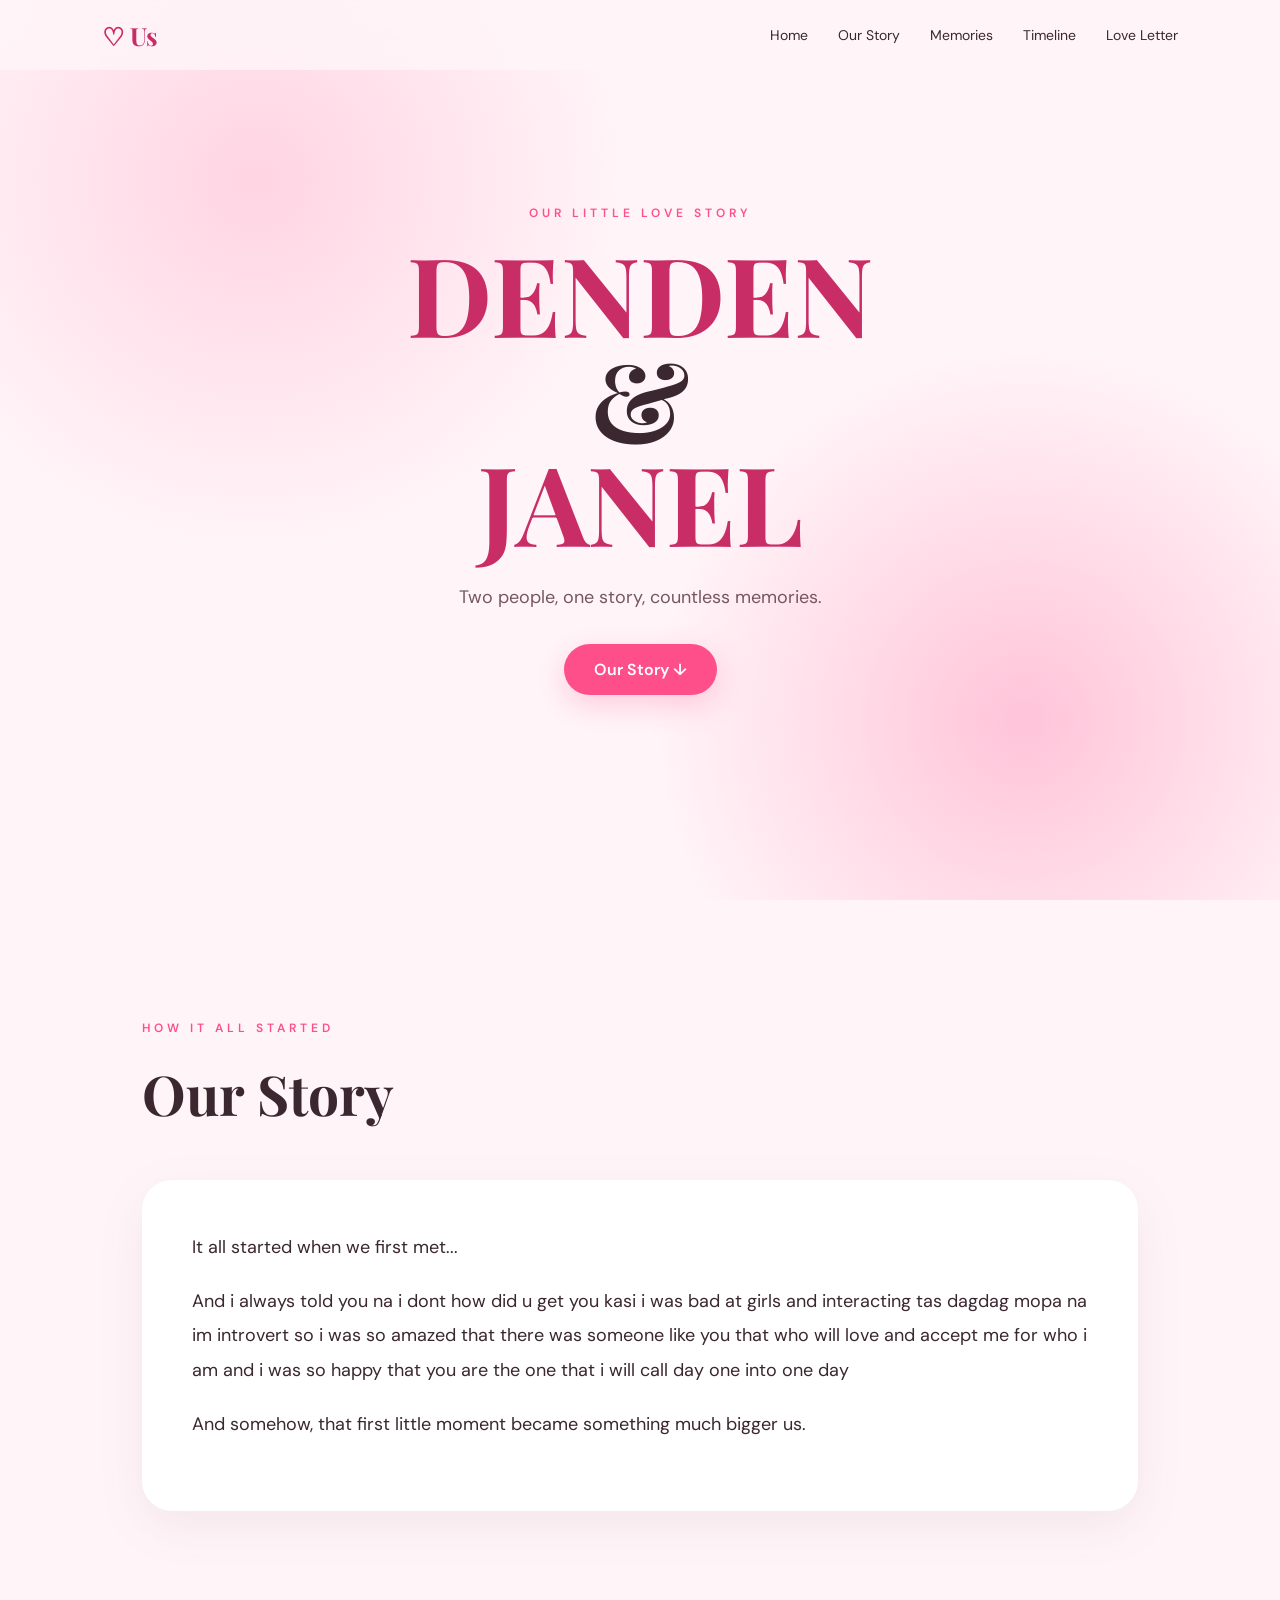
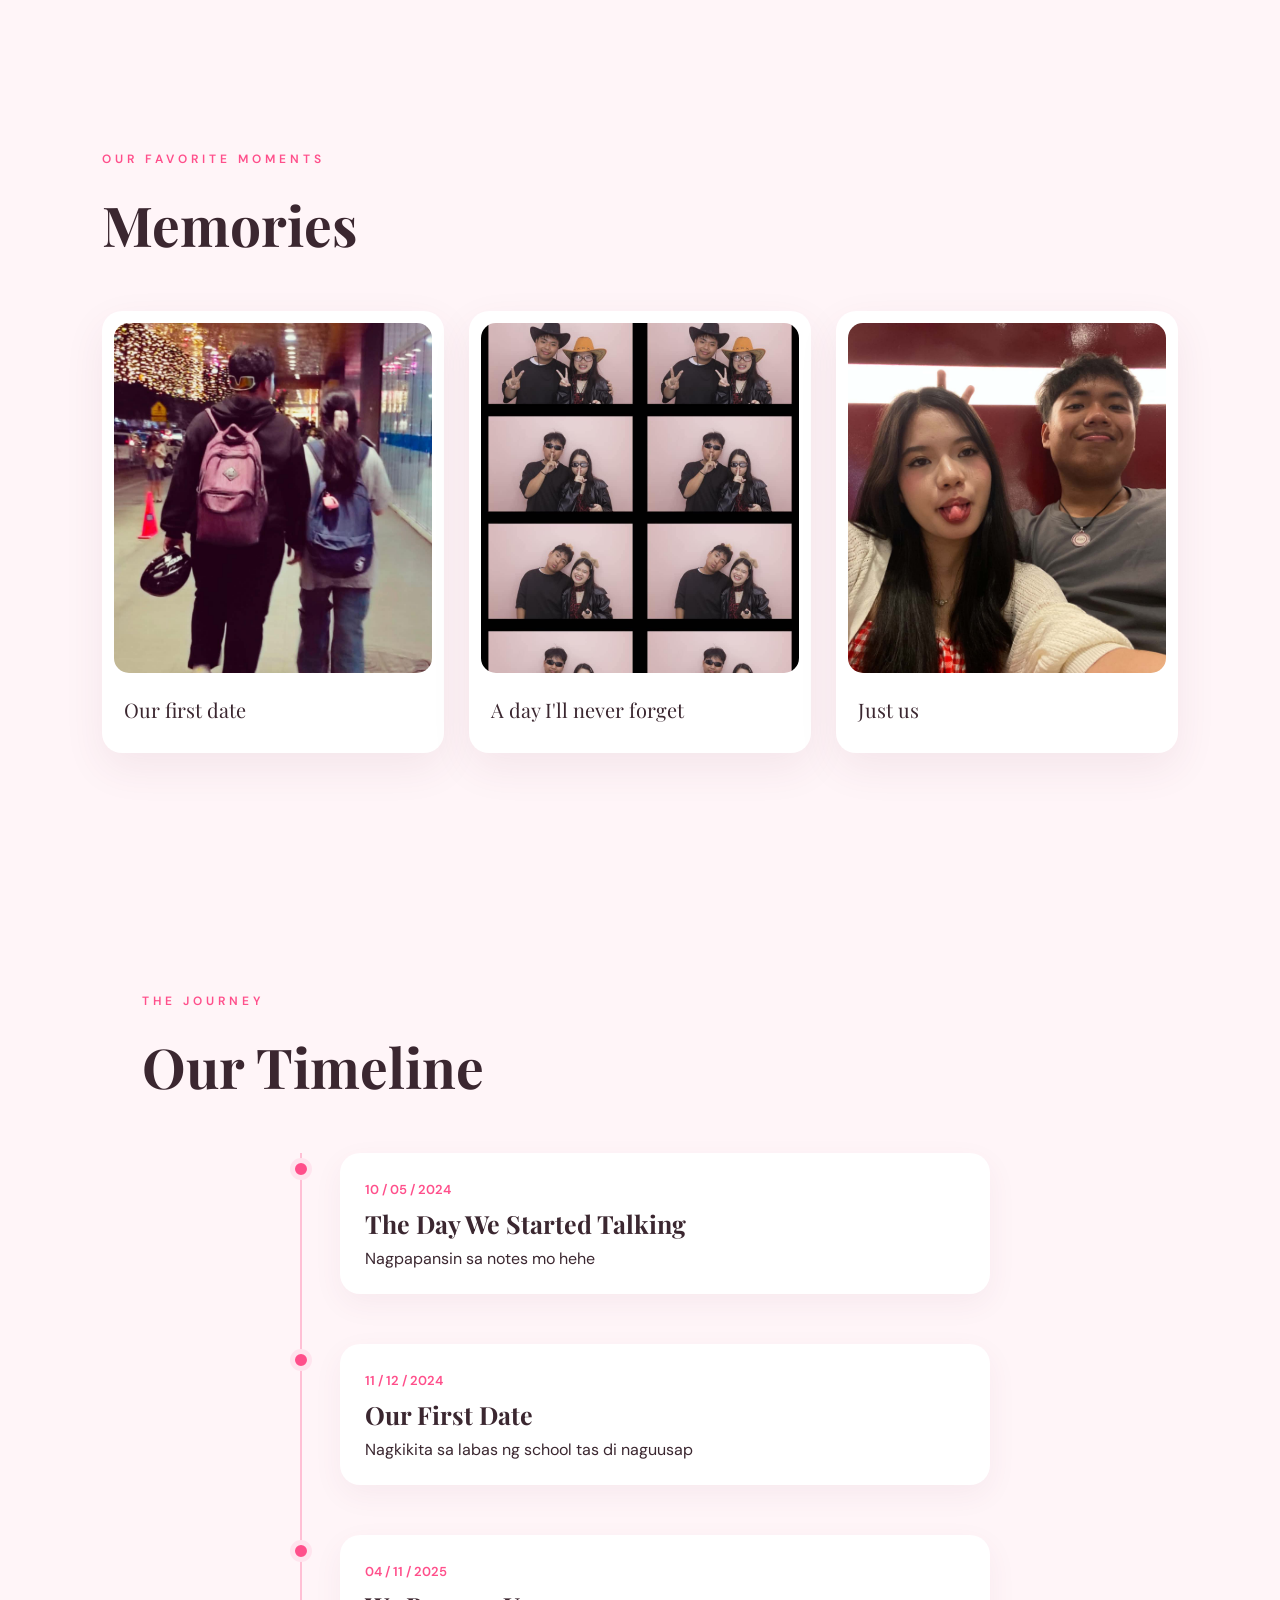
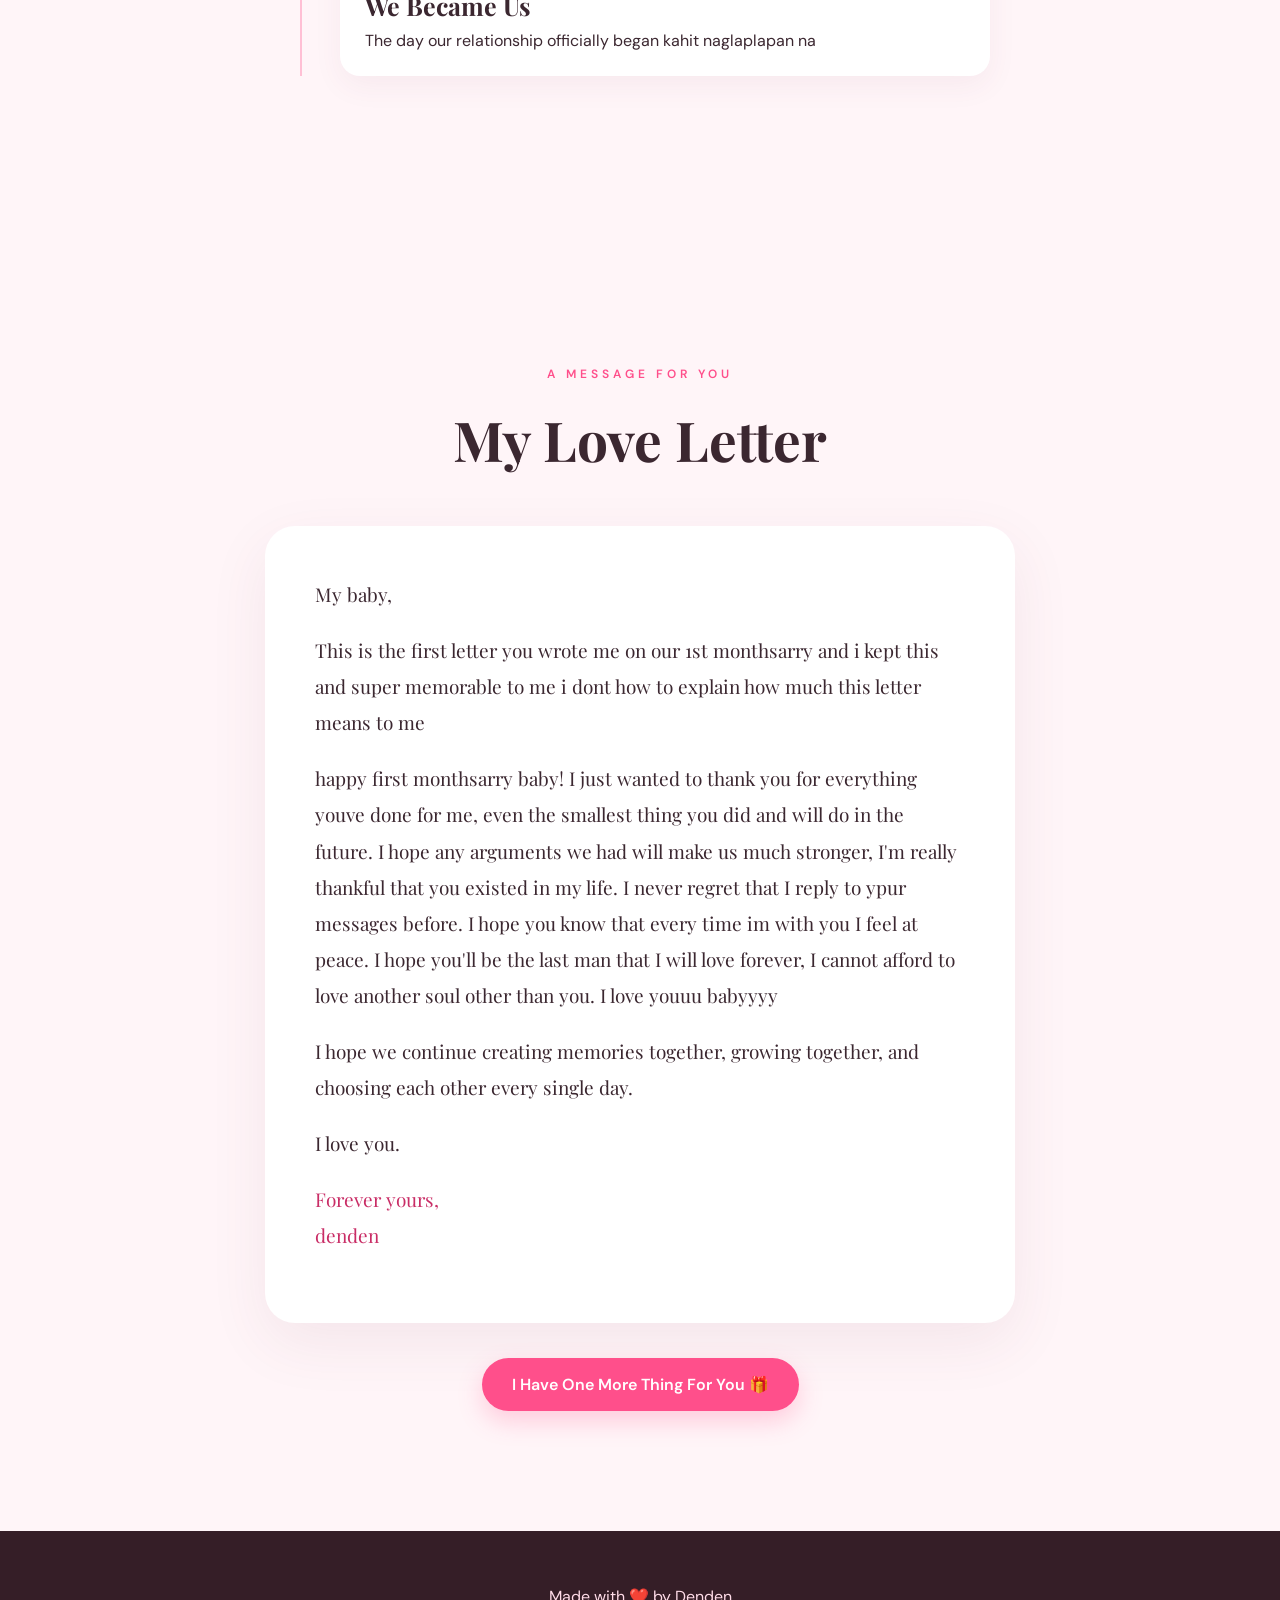
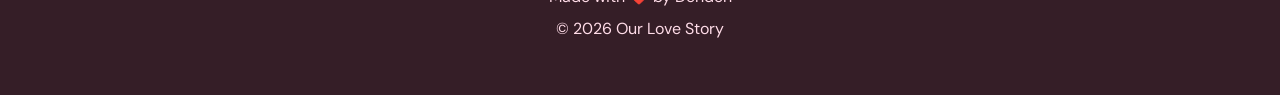
<file: index.html>
<!DOCTYPE html>

<html lang="en">
<head>
    <meta charset="UTF-8">
    <meta name="viewport" content="width=device-width, initial-scale=1.0">


<title>For My Baby Master</title>

<link rel="stylesheet" href="style.css">


</head>

<body>


<!-- Floating hearts -->
<div class="hearts"></div>

<!-- Navigation -->
<nav>
    <div class="logo">♡ Us</div>

    <div class="nav-links">
        <a href="#home">Home</a>
        <a href="#story">Our Story</a>
        <a href="#memories">Memories</a>
        <a href="#timeline">Timeline</a>
        <a href="#letter">Love Letter</a>
    </div>
</nav>

<!-- Hero Section -->
<section id="home" class="hero">

    <div class="hero-content">

        <p class="small-title">OUR LITTLE LOVE STORY</p>

        <h1>
            <span>DENDEN</span>
            <br>
            &
            <br>
            <span>JANEL</span>
        </h1>

        <p class="hero-text">
            Two people, one story, countless memories. 
        </p>

        <a href="#story" class="main-button">
            Our Story ↓
        </a>

    </div>

</section>


<!-- Our Story -->
<section id="story" class="section">

    <p class="section-label">HOW IT ALL STARTED</p>

    <h2>Our Story </h2>

    <div class="story-card">

        <p>
            It all started when we first met...
        </p>

        <p>
            And i always told you na i dont how did u get you kasi i was bad at girls and interacting tas dagdag mopa na im introvert so i was so amazed that there was someone like you that who will love and accept me for who i am and i was so happy that you are the one that i will call day one into one day
        </p>

        <p>
            And somehow, that first little moment became
            something much bigger us.
        </p>

    </div>

</section>


<!-- Memories -->
<section id="memories" class="section memories-section">

    <p class="section-label">OUR FAVORITE MOMENTS</p>

    <h2>Memories</h2>

    <div class="gallery">

        <div class="photo-card">
            <img src="photo1.jpg" alt="Our memory">
            <p>Our first date</p>
        </div>

        <div class="photo-card">
            <img src="photo2.jpg" alt="Our memory">
            <p>A day I'll never forget</p>
        </div>

        <div class="photo-card">
            <img src="photo3.jpg" alt="Our memory">
            <p>Just us</p>
        </div>

    </div>

</section>


<!-- Timeline -->
<section id="timeline" class="section">

    <p class="section-label">THE JOURNEY</p>

    <h2>Our Timeline</h2>

    <div class="timeline">

        <div class="timeline-item">
            <div class="timeline-dot"></div>

            <div class="timeline-content">
                <span>10 / 05 / 2024</span>
                <h3>The Day We Started Talking</h3>
                <p>
                    Nagpapansin sa notes mo hehe
                </p>
            </div>
        </div>


        <div class="timeline-item">
            <div class="timeline-dot"></div>

            <div class="timeline-content">
                <span>11 / 12 / 2024</span>
                <h3>Our First Date</h3>
                <p>
                    Nagkikita sa labas ng school tas di naguusap
                </p>
            </div>
        </div>


        <div class="timeline-item">
            <div class="timeline-dot"></div>

            <div class="timeline-content">
                <span>04 / 11 / 2025</span>
                <h3>We Became Us</h3>
                <p>
                    The day our relationship officially began kahit naglaplapan na
                </p>
            </div>
        </div>

    </div>

</section>


<!-- Love Letter -->
<section id="letter" class="section letter-section">

    <p class="section-label">A MESSAGE FOR YOU</p>

    <h2>My Love Letter </h2>

    <div class="letter">

        <p>My baby,</p>

        <p>
            This is the first letter you wrote me on our 1st monthsarry
            and i kept this and super memorable to me i dont how to
            explain how much this letter means to me
        </p>

        <p>
            happy first monthsarry baby! I just wanted to thank you
            for everything youve done for me, even the smallest thing
            you did and will do in the future. I hope any arguments we
            had will make us much stronger, I'm really thankful that you
            existed in my life. I never regret that I reply to ypur
            messages before. I hope you know that every time im with you
            I feel at peace. I hope you'll be the last man that I will
            love forever, I cannot afford to love another soul other than
            you. I love youuu babyyyy
        </p>

        <p>
            I hope we continue creating memories together,
            growing together, and choosing each other
            every single day.
        </p>

        <p>
            I love you.
        </p>

        <p class="signature">
            Forever yours,<br>
            denden
        </p>

    </div>


    <!-- SURPRISE BUTTON -->
    <a href="surprise.html" class="surprise-button">
        I Have One More Thing For You 🎁
    </a>

</section>


<!-- Footer -->
<footer>

    <p>
        Made with ❤️ by Denden
    </p>

    <p>
        © 2026 Our Love Story
    </p>

</footer>



<script src="script.js"></script>


</body>
</html>
</file>
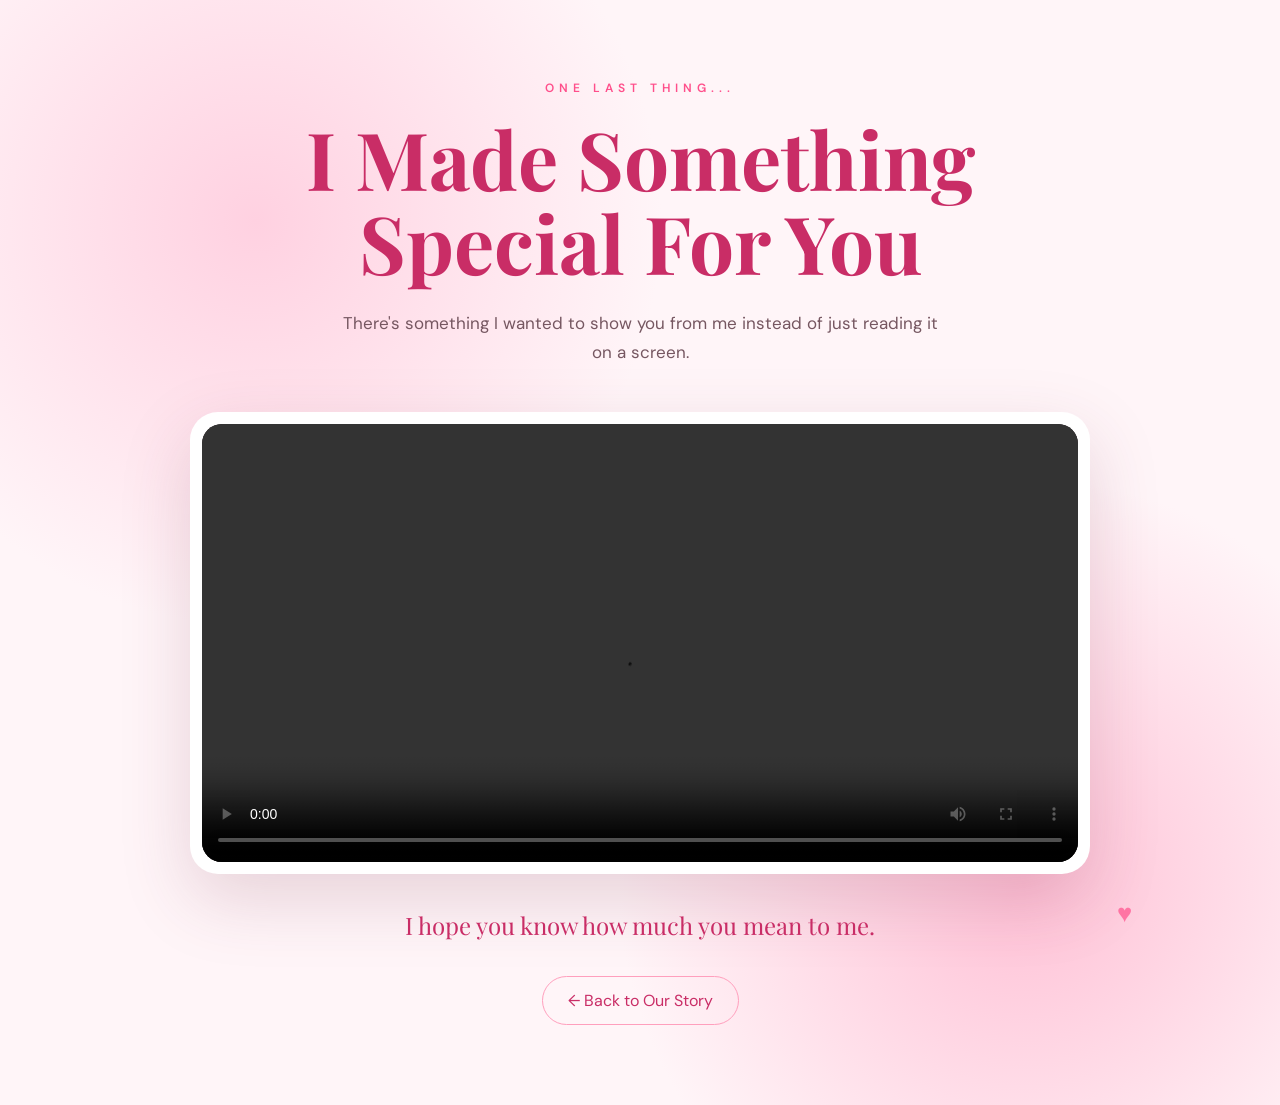
<file: surprise.html>
<!DOCTYPE html>

<html lang="en">

<head>

    <meta charset="UTF-8">

    <meta
        name="viewport"
        content="width=device-width, initial-scale=1.0"
    >

    <title>A Surprise For You</title>

    <link rel="stylesheet" href="surprise.css">

</head>


<body>


<div id="hearts"></div>


<main class="surprise-page">

    <p class="little-text">
        ONE LAST THING...
    </p>


    <h1>
        I Made Something<br>
        Special For You 
    </h1>


    <p class="intro">

        There's something I wanted to show you from me
        instead of just reading it on a screen.

    </p>


    <div class="video-card">

        <div class="video-wrapper">

            <video
                id="loveVideo"
                controls
                playsinline
            >

                <source
                    src="letter-for-her.mp4"
                    type="video/mp4"
                >

                Your browser does not support video playback.

            </video>

        </div>

    </div>


    <p class="after-video">

        I hope you know how much you mean to me. 

    </p>


    <a
        href="index.html"
        class="back-button"
    >

        ← Back to Our Story

    </a>


</main>


<script src="surprise.js"></script>

</body>

</html>
</file>
<file: style.css>
@import url('https://fonts.googleapis.com/css2?family=DM+Sans:wght@400;500;600&family=Playfair+Display:wght@500;600;700&display=swap');


* {
    margin: 0;
    padding: 0;
    box-sizing: border-box;
    scroll-behavior: smooth;
}


:root {
    --pink: #ff4f8b;
    --light-pink: #ffe4ee;
    --soft-pink: #fff5f8;
    --dark-pink: #c92d66;
    --text: #3b2730;
    --white: #ffffff;
}


body {
    font-family: "DM Sans", sans-serif;
    background: var(--soft-pink);
    color: var(--text);
}


/* =========================
   NAVIGATION
========================= */

nav {
    position: fixed;
    top: 0;
    left: 0;

    width: 100%;
    height: 70px;

    display: flex;
    align-items: center;
    justify-content: space-between;

    padding: 0 8%;

    background: rgba(255, 245, 248, 0.85);
    backdrop-filter: blur(12px);

    z-index: 1000;
}


.logo {
    font-family: "Playfair Display", serif;
    font-size: 25px;
    font-weight: 700;
    color: var(--dark-pink);
}


.nav-links {
    display: flex;
    gap: 30px;
}


.nav-links a {
    text-decoration: none;
    color: var(--text);
    font-size: 14px;
    transition: 0.3s;
}


.nav-links a:hover {
    color: var(--pink);
}


/* =========================
   HERO
========================= */

.hero {
    min-height: 100vh;

    display: flex;
    align-items: center;
    justify-content: center;

    text-align: center;

    padding: 100px 20px;

    background:
        radial-gradient(circle at 20% 20%, #ffd4e3 0%, transparent 30%),
        radial-gradient(circle at 80% 80%, #ffc4d9 0%, transparent 30%),
        var(--soft-pink);

    position: relative;
    overflow: hidden;
}


.hero-content {
    max-width: 800px;
}


.small-title,
.section-label {
    color: var(--pink);
    font-size: 12px;
    font-weight: 600;
    letter-spacing: 4px;
    margin-bottom: 20px;
}


.hero h1 {
    font-family: "Playfair Display", serif;
    font-size: clamp(55px, 9vw, 110px);
    line-height: 0.95;
    margin-bottom: 30px;
}


.hero h1 span {
    color: var(--dark-pink);
}


.hero-text {
    font-size: 18px;
    margin-bottom: 35px;
    color: #765761;
}


.main-button {
    display: inline-block;

    padding: 15px 30px;

    background: var(--pink);
    color: white;

    border-radius: 50px;

    text-decoration: none;
    font-weight: 600;

    box-shadow: 0 10px 30px rgba(255, 79, 139, 0.25);

    transition: 0.3s;
}


.main-button:hover {
    transform: translateY(-4px);
    background: var(--dark-pink);
}


/* =========================
   SECTIONS
========================= */

.section {
    padding: 120px 8%;
    max-width: 1200px;
    margin: auto;
}


.section h2 {
    font-family: "Playfair Display", serif;
    font-size: 55px;
    margin-bottom: 50px;
}


/* =========================
   STORY
========================= */

.story-card {
    background: white;

    padding: 50px;

    border-radius: 30px;

    box-shadow: 0 15px 50px rgba(120, 50, 80, 0.08);

    font-size: 18px;
    line-height: 1.9;
}


.story-card p {
    margin-bottom: 20px;
}


/* =========================
   GALLERY
========================= */

.memories-section {
    max-width: 1400px;
}


.gallery {
    display: grid;
    grid-template-columns: repeat(3, 1fr);
    gap: 25px;
}


.photo-card {
    background: white;

    padding: 12px;

    border-radius: 20px;

    box-shadow: 0 15px 40px rgba(120, 50, 80, 0.08);

    transition: 0.4s;
}


.photo-card:hover {
    transform: translateY(-10px) rotate(1deg);
}


.photo-card img {
    width: 100%;
    height: 350px;

    object-fit: cover;

    border-radius: 15px;
}


.photo-card p {
    padding: 18px 10px;

    font-family: "Playfair Display", serif;
    font-size: 20px;
}


/* =========================
   TIMELINE
========================= */

.timeline {
    position: relative;
    max-width: 700px;
    margin: auto;
}


.timeline::before {
    content: "";

    position: absolute;

    left: 10px;
    top: 0;
    bottom: 0;

    width: 2px;

    background: #ffc0d5;
}


.timeline-item {
    position: relative;

    padding-left: 50px;

    margin-bottom: 50px;
}


.timeline-dot {
    position: absolute;

    left: 0;
    top: 5px;

    width: 22px;
    height: 22px;

    background: var(--pink);

    border: 5px solid var(--light-pink);

    border-radius: 50%;
}


.timeline-content {
    background: white;

    padding: 25px;

    border-radius: 20px;

    box-shadow: 0 10px 30px rgba(120, 50, 80, 0.06);
}


.timeline-content span {
    color: var(--pink);

    font-size: 13px;
    font-weight: 600;
}


.timeline-content h3 {
    margin: 8px 0;

    font-family: "Playfair Display", serif;

    font-size: 25px;
}


/* =========================
   LOVE LETTER
========================= */

.letter-section {
    text-align: center;
}


.letter {
    max-width: 750px;

    margin: auto;
    padding: 50px;

    background: white;

    border-radius: 30px;

    text-align: left;

    font-family: "Playfair Display", serif;

    font-size: 19px;

    line-height: 1.9;

    box-shadow: 0 20px 60px rgba(120, 50, 80, 0.08);
}


.letter p {
    margin-bottom: 20px;
}


.signature {
    color: var(--dark-pink);
}


/* =========================
   SURPRISE BUTTON
========================= */

.surprise-button {
    display: inline-block;

    margin-top: 35px;

    padding: 16px 30px;

    background: var(--pink);

    color: white;

    border-radius: 50px;

    text-decoration: none;

    font-weight: 600;

    box-shadow: 0 10px 25px rgba(255, 79, 139, 0.25);

    transition: 0.3s;
}


.surprise-button:hover {
    background: var(--dark-pink);

    transform: translateY(-4px);

    box-shadow: 0 15px 30px rgba(255, 79, 139, 0.35);
}


/* =========================
   FOOTER
========================= */

footer {
    text-align: center;

    padding: 50px 20px;

    background: #351e27;

    color: #ffdce8;

    line-height: 2;
}


/* =========================
   FLOATING HEARTS
========================= */

.heart {
    position: fixed;

    bottom: -20px;

    font-size: 20px;

    pointer-events: none;

    animation: floatHeart 5s linear forwards;

    z-index: 999;
}


@keyframes floatHeart {

    0% {
        transform: translateY(0) scale(1);
        opacity: 0;
    }

    20% {
        opacity: 1;
    }

    100% {
        transform: translateY(-100vh) scale(1.5);
        opacity: 0;
    }
}


/* =========================
   MOBILE
========================= */

@media (max-width: 768px) {

    nav {
        padding: 0 20px;
    }

    .nav-links {
        display: none;
    }

    .section {
        padding: 90px 20px;
    }

    .section h2 {
        font-size: 42px;
    }

    .gallery {
        grid-template-columns: 1fr;
    }

    .photo-card img {
        height: 400px;
    }

    .story-card,
    .letter {
        padding: 30px;
    }

}
</file>
<file: surprise.css>
@import url('https://fonts.googleapis.com/css2?family=DM+Sans:wght@400;500;600&family=Playfair+Display:wght@500;600;700&display=swap');


* {
    margin: 0;
    padding: 0;
    box-sizing: border-box;
}


body {

    min-height: 100vh;

    font-family: "DM Sans", sans-serif;

    color: #3b2730;

    background:

        radial-gradient(
            circle at 20% 20%,
            #ffd1e1,
            transparent 30%
        ),

        radial-gradient(
            circle at 80% 80%,
            #ffc1d6,
            transparent 30%
        ),

        #fff5f8;
}


/* =========================
   PAGE
========================= */

.surprise-page {

    min-height: 100vh;

    display: flex;

    flex-direction: column;

    align-items: center;

    justify-content: center;

    text-align: center;

    padding: 80px 20px;
}


/* =========================
   TEXT
========================= */

.little-text {

    color: #ff4f8b;

    font-size: 12px;

    font-weight: 600;

    letter-spacing: 5px;

    margin-bottom: 20px;
}


.surprise-page h1 {

    font-family: "Playfair Display", serif;

    font-size: clamp(45px, 7vw, 80px);

    line-height: 1.05;

    color: #c92d66;

    margin-bottom: 25px;
}


.intro {

    max-width: 600px;

    color: #765761;

    font-size: 17px;

    line-height: 1.7;

    margin-bottom: 45px;
}


/* =========================
   VIDEO
========================= */

.video-card {

    width: min(900px, 100%);

    padding: 12px;

    background: white;

    border-radius: 28px;

    box-shadow:
        0 25px 70px rgba(120, 50, 80, 0.18);

    animation: appear 1.2s ease;
}


.video-wrapper {

    overflow: hidden;

    border-radius: 20px;
}


.video-wrapper video {

    width: 100%;

    display: block;

    background: #1e1115;
}


/* =========================
   AFTER VIDEO
========================= */

.after-video {

    margin-top: 35px;

    font-family: "Playfair Display", serif;

    font-size: 24px;

    color: #c92d66;
}


/* =========================
   BACK BUTTON
========================= */

.back-button {

    margin-top: 35px;

    padding: 13px 25px;

    border: 1px solid #ff9fbd;

    border-radius: 50px;

    text-decoration: none;

    color: #c92d66;

    transition: 0.3s;
}


.back-button:hover {

    background: #ff4f8b;

    color: white;

    transform: translateY(-3px);
}


/* =========================
   ANIMATION
========================= */

@keyframes appear {

    from {

        opacity: 0;

        transform: translateY(30px) scale(0.97);

    }

    to {

        opacity: 1;

        transform: translateY(0) scale(1);

    }

}


/* =========================
   MOBILE
========================= */

@media (max-width: 600px) {

    .surprise-page {

        padding: 60px 15px;

    }

    .surprise-page h1 {

        font-size: 45px;

    }

    .intro {

        font-size: 15px;

    }

    .video-card {

        padding: 7px;

        border-radius: 20px;

    }

}
</file>
